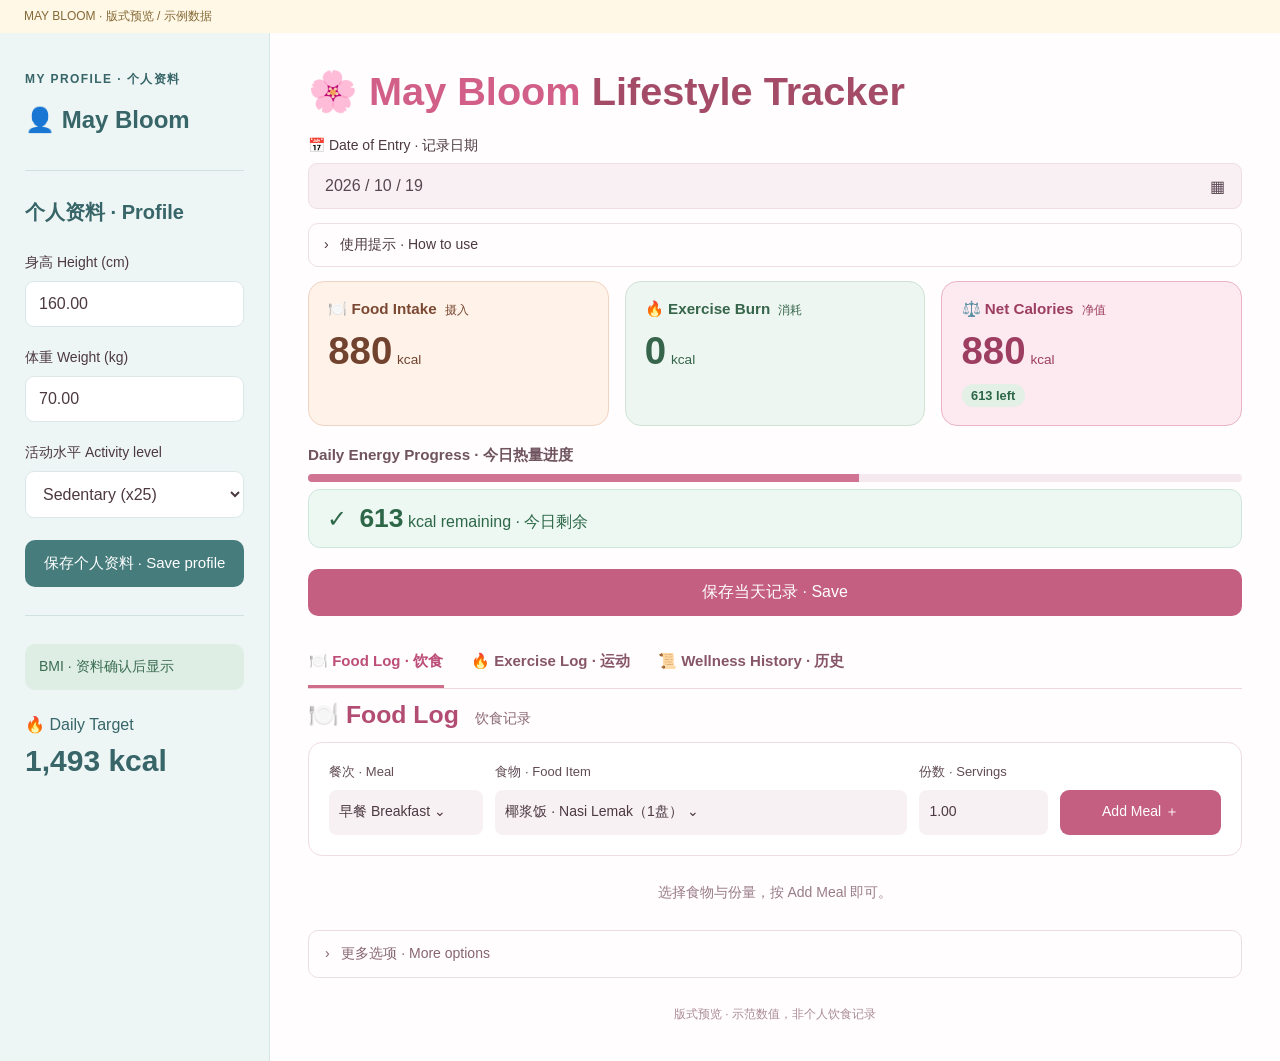
<file: docs/ui-review-desktop.html>
<!doctype html><html lang="zh"><head><meta charset="utf-8"><meta name="viewport" content="width=device-width, initial-scale=1"><title>May Bloom · Layout review</title><style>
:root { --mb-rose:#b94e73; --mb-ink:#4c3941; }
.stApp { background:#fffdfd; color:var(--mb-ink); }
.block-container { max-width:1180px; padding-top:3.4rem; padding-bottom:3rem; }
[data-testid="stSidebar"] { background:#edf5f5; border-right:1px solid #d5e6e6; }
[data-testid="stSidebar"] h2,[data-testid="stSidebar"] h3 { color:#376568; }
.mb-profile-kicker { color:#376568; font-size:.75rem; font-weight:700; letter-spacing:.12em; margin-top:.4rem; }
.mb-title { font-size:clamp(1.8rem,3.1vw,2.8rem)!important; line-height:1.22!important; font-weight:700; color:#a44b68!important; margin:0 0 1rem!important; padding:0!important; }
.mb-title span { color:#d15f88; }
.mb-summary { display:grid; grid-template-columns:repeat(3,minmax(0,1fr)); gap:1rem; margin:.45rem 0 1.2rem; }
.mb-stat { margin:0; padding:1.1rem 1.2rem; border:1px solid #f0d4c3; border-radius:16px; background:#fff3e9; min-width:0; }
.mb-stat dt { font-size:.95rem; color:#7b4933; font-weight:600; margin:0 0 .55rem; }
.mb-stat dt span { font-size:.8em; font-weight:400; margin-left:.25rem; }
.mb-stat dd { font-size:clamp(1.65rem,3vw,2.4rem); font-weight:650; color:#71432f; line-height:1.2; margin:0; overflow-wrap:anywhere; }
.mb-stat small { font-size:.85rem; font-weight:400; margin-left:.3rem; }
.mb-stat-exercise { background:#edf6f0; border-color:#cfe2d5; }
.mb-stat-exercise dt,.mb-stat-exercise dd { color:#36654b; }
.mb-stat-net { background:#fceaf0; border-color:#eab3c7; }
.mb-stat-net dt,.mb-stat-net dd { color:#9d3e60; }
.mb-balance { display:inline-block; margin-top:.65rem; padding:.25rem .6rem; font-size:.8rem; font-weight:600; background:#e2f0e6; border-radius:30px; color:#2d6748; }
.mb-balance.over { background:#fae4db; color:#974b32; }
.mb-progress-title { color:#6f535e; font-size:.95rem; font-weight:600; margin:.2rem 0 .5rem; }
[data-testid="stProgress"] [role="progressbar"]>div { background:#d17493; }
.mb-remaining { display:flex; gap:.8rem; align-items:center; border:1px solid #cfe6df; background:#edf8f3; border-radius:12px; padding:.8rem 1.1rem; margin:.45rem 0 1rem; color:#2d6748; }
.mb-remaining strong { font-size:1.65rem; }
.mb-remaining span { font-size:1rem; }
.mb-remaining .mb-check { font-size:1.5rem; }
.mb-remaining.over { border-color:#f0d2bd; background:#fff2e8; color:#8b492d; }
.mb-section-title { color:#b34c72!important; font-size:1.55rem!important; margin:.7rem 0 .8rem!important; padding:0!important; }
.mb-section-title small { color:#8b6875; font-size:.85rem; font-weight:400; margin-left:.6rem; }
[data-testid="stForm"] { background:#fff; border:1px solid #efdce4; border-radius:14px; }
[data-testid="stTextInput"] input,[data-testid="stNumberInput"] input { color:#4c3941; }
[data-testid="stSidebar"] [data-baseweb="input"],[data-testid="stSidebar"] [data-baseweb="select"]>div { background:#fff; }
[data-testid="stTabs"] [role="tablist"] { gap:1.3rem; border-bottom:1px solid #f0dce4; }
[data-testid="stTabs"] [role="tab"] { min-height:48px; font-weight:600; color:#875669; }
[data-testid="stTabs"] [role="tab"][aria-selected="true"] { color:#bd4e78; }
[data-testid="stTabs"] [data-baseweb="tab-highlight"] { background:#cf6d8b; }
[data-testid="stButton"] button,[data-testid="stFormSubmitButton"] button { min-height:44px; border-radius:10px; }
[data-testid="stButton"] button[kind="primary"],button[data-testid="baseButton-primary"],[data-testid="stFormSubmitButton"] button { background:#c45f82!important; border-color:#c45f82!important; color:#fff!important; }
[data-testid="stButton"] button[kind="primary"]:hover,[data-testid="stFormSubmitButton"] button:hover { background:#ac466c!important; border-color:#ac466c!important; }
[data-testid="stButton"] button:disabled,[data-testid="stFormSubmitButton"] button:disabled { background:#f1e7eb!important; border-color:#e3d4db!important; color:#77646e!important; }
[data-testid="stSidebar"] button[kind="primary"] { background:#477c7d!important; border-color:#477c7d!important; }
@media (max-width:640px) {
 .block-container { padding-left:1rem; padding-right:1rem; padding-top:3.3rem; }
 .mb-title { font-size:1.85rem!important; }
 .mb-summary { gap:.45rem; }
 .mb-stat { padding:.8rem .6rem; border-radius:12px; }
 .mb-stat dt { font-size:.76rem; min-height:2.4em; margin-bottom:.3rem; }
 .mb-stat dt span { display:block; margin:.15rem 0 0; font-size:.85em; }
 .mb-stat dd { font-size:1.55rem; }
 .mb-stat small { display:block; margin:.15rem 0 0; font-size:.7rem; }
 .mb-balance { font-size:.66rem; padding:.2rem .35rem; }
 .mb-remaining { padding:.7rem .8rem; gap:.55rem; }
 .mb-remaining strong { font-size:1.5rem; }
 .mb-remaining span { font-size:.88rem; }
 [data-testid="stTabs"] [role="tablist"] { gap:.2rem; }
 [data-testid="stTabs"] [role="tab"] { padding-left:.3rem; padding-right:.3rem; }
 [data-testid="stTabs"] [role="tab"] p { font-size:.78rem; }
 [data-testid="stForm"] { padding:.8rem; }
 [data-testid="stForm"] [data-testid="stHorizontalBlock"] { flex-wrap:wrap!important; }
 [data-testid="stForm"] [data-testid="stColumn"] { flex:1 1 100%!important; width:100%!important; min-width:100%!important; }
}
</style><style>
*{box-sizing:border-box}body{margin:0;font-family:Arial,"Microsoft YaHei",sans-serif;background:#fffdfd;color:#4c3941}.review-note{background:#fff8e6;padding:8px 24px;color:#856936;font-size:12px}.app-layout{display:grid;grid-template-columns:270px minmax(0,1fr);min-height:900px}.profile{background:#edf5f5;padding:32px 25px;border-right:1px solid #d5e6e6}.profile h2{color:#376568;margin:18px 0 36px}.profile h3{color:#376568;font-size:20px;margin:28px 0}.profile label{display:block;font-size:14px;margin:22px 0 9px}.profile input,.profile select{width:100%;padding:13px;background:white;border:1px solid #dce8e8;border-radius:9px;font-size:16px;color:#4c3941}.profile button{background:#477c7d;color:white;border:0;border-radius:10px;width:100%;padding:14px;margin-top:22px;font-size:15px}.profile hr{border:0;border-top:1px solid #cfe1e1;margin:28px 0}.bmi{background:#deeee4;padding:14px;border-radius:10px;color:#3a6c51;font-size:14px}.target{color:#376568;margin-top:25px}.target strong{font-size:30px;display:block;margin-top:10px}.main{padding:34px 38px 38px;max-width:1140px;width:100%;margin:auto}.date-label{font-size:14px;margin:22px 0 8px}.date-input{padding:13px 16px;background:#f8f0f3;border:1px solid #efdee6;border-radius:9px;color:#594650}.how{margin:14px 0;padding:12px 15px;border:1px solid #eedfe5;border-radius:10px;font-size:14px}.progress{height:8px;background:#f5e9ef;border-radius:5px;overflow:hidden}.progress i{display:block;background:#d17493;height:100%;width:59%}.save{background:#c45f82;color:white;border:0;border-radius:10px;padding:13px 24px;font-size:16px;width:100%;margin:5px 0 24px}.tabs{display:flex;gap:26px;border-bottom:1px solid #edd6df}.tabs span{padding:12px 1px 14px;font-size:15px;color:#875669;font-weight:600}.tabs .active{color:#bd4e78;border-bottom:3px solid #cf6d8b}.food-form{display:grid;grid-template-columns:1.2fr 3.2fr 1fr 1.25fr;gap:12px;padding:20px;background:#fff;border:1px solid #efdce4;border-radius:14px;align-items:end}.food-form label{display:block;font-size:13px;margin-bottom:9px;color:#624c55}.field{padding:13px 10px;border-radius:8px;background:#f8f1f4;min-height:45px;font-size:14px;white-space:nowrap;overflow:hidden;text-overflow:ellipsis}.add{padding:13px 8px;background:#c45f82;color:white;border:0;border-radius:9px;font-size:14px;min-height:45px}.empty{padding:28px;text-align:center;color:#9a7c89;font-size:14px}.more{padding:14px 16px;border:1px solid #ecdde4;border-radius:10px;color:#876572;font-size:14px}.footer{font-size:12px;color:#ab8b98;text-align:center;margin-top:28px}
body.desktop{min-width:1250px}.desktop .main{min-width:900px}.mobile .app-layout{display:block;min-height:0}.mobile .profile{display:none}.mobile .main{padding:26px 16px;max-width:500px}.mobile .food-form{display:grid;grid-template-columns:1fr;gap:14px;padding:16px}.mobile .mb-title{font-size:30px!important}.mobile .mb-summary{gap:6px}.mobile .mb-stat{padding:12px 9px}.mobile .mb-stat dt{font-size:12px;min-height:29px}.mobile .mb-stat dd{font-size:25px}.mobile .mb-stat small{display:block;margin:4px 0 0;font-size:11px}.mobile .mb-balance{font-size:11px}.mobile .tabs{gap:12px}.mobile .tabs span{font-size:12px}.mobile .mb-section-title{font-size:22px!important}.mobile .empty{padding:20px}.mobile .footer{line-height:1.6}
</style></head><body class="desktop"><div class="review-note">MAY BLOOM · 版式预览 / 示例数据</div><div class="app-layout"><aside class="profile"><div class="mb-profile-kicker">MY PROFILE · 个人资料</div><h2>👤 May Bloom</h2><hr><h3>个人资料 · Profile</h3><label>身高 Height (cm)</label><input value="160.00"><label>体重 Weight (kg)</label><input value="70.00"><label>活动水平 Activity level</label><select><option>Sedentary (x25)</option></select><button>保存个人资料 · Save profile</button><hr><div class="bmi">BMI · 资料确认后显示</div><div class="target">🔥 Daily Target<strong>1,493 kcal</strong></div></aside><main class="main"><h1 class="mb-title"><span>🌸 May Bloom</span> Lifestyle Tracker</h1><div class="date-label">📅 Date of Entry · 记录日期</div><div class="date-input">2026 / 10 / 19 <span style="float:right">▦</span></div><div class="how">› &nbsp; 使用提示 · How to use</div><div class="mb-summary" role="group" aria-label="每日热量 Daily calories"><dl class="mb-stat"><dt>🍽️ Food Intake <span>摄入</span></dt><dd>880<small>kcal</small></dd></dl><dl class="mb-stat mb-stat-exercise"><dt>🔥 Exercise Burn <span>消耗</span></dt><dd>0<small>kcal</small></dd></dl><dl class="mb-stat mb-stat-net"><dt>⚖️ Net Calories <span>净值</span></dt><dd>880<small>kcal</small></dd><div class="mb-balance">613 left</div></dl></div><div class="mb-progress-title">Daily Energy Progress · 今日热量进度</div><div class="progress"><i></i></div><div class="mb-remaining" role="status"><span class="mb-check">✓</span><div><strong>613</strong> <span>kcal remaining · 今日剩余</span></div></div><button class="save">保存当天记录 · Save</button><nav class="tabs"><span class="active">🍽️ Food Log · 饮食</span><span>🔥 Exercise Log · 运动</span><span>📜 Wellness History · 历史</span></nav><h2 class="mb-section-title">🍽️ Food Log <small>饮食记录</small></h2><div class="food-form"><div><label>餐次 · Meal</label><div class="field">早餐 Breakfast ⌄</div></div><div><label>食物 · Food Item</label><div class="field">椰浆饭 · Nasi Lemak（1盘） ⌄</div></div><div><label>份数 · Servings</label><div class="field">1.00</div></div><button class="add">Add Meal ＋</button></div><div class="empty">选择食物与份量，按 Add Meal 即可。</div><div class="more">› &nbsp; 更多选项 · More options</div><div class="footer">版式预览 · 示范数值，非个人饮食记录</div></main></div></body></html>
</file>
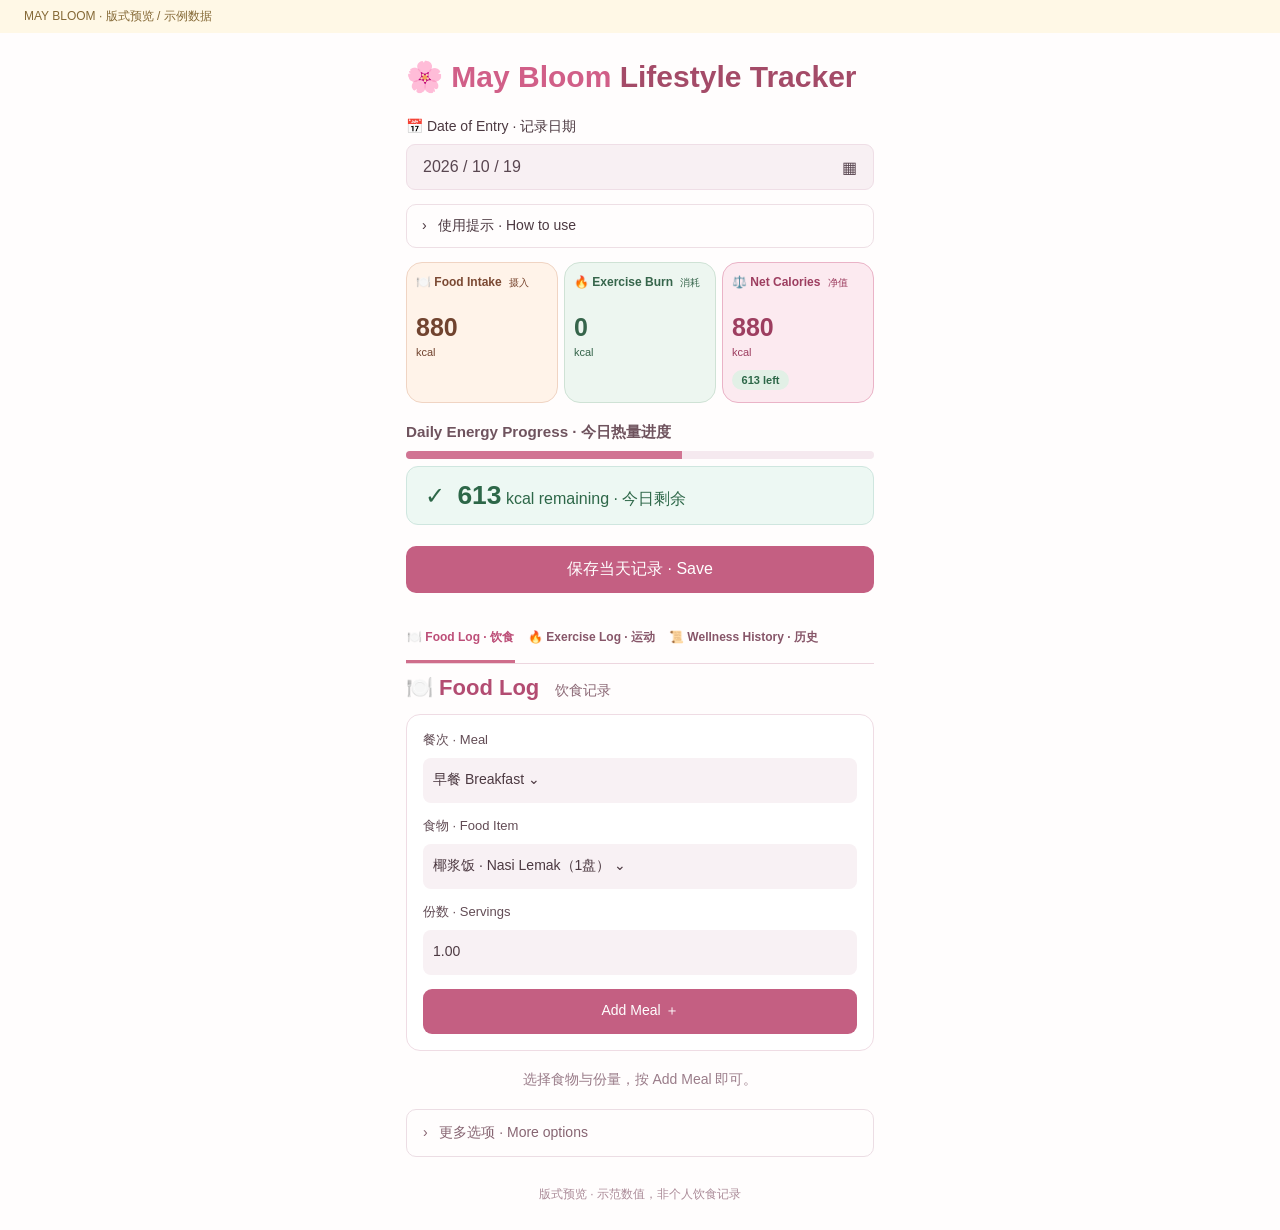
<file: docs/ui-review-mobile.html>
<!doctype html><html lang="zh"><head><meta charset="utf-8"><meta name="viewport" content="width=device-width, initial-scale=1"><title>May Bloom · Layout review</title><style>
:root { --mb-rose:#b94e73; --mb-ink:#4c3941; }
.stApp { background:#fffdfd; color:var(--mb-ink); }
.block-container { max-width:1180px; padding-top:3.4rem; padding-bottom:3rem; }
[data-testid="stSidebar"] { background:#edf5f5; border-right:1px solid #d5e6e6; }
[data-testid="stSidebar"] h2,[data-testid="stSidebar"] h3 { color:#376568; }
.mb-profile-kicker { color:#376568; font-size:.75rem; font-weight:700; letter-spacing:.12em; margin-top:.4rem; }
.mb-title { font-size:clamp(1.8rem,3.1vw,2.8rem)!important; line-height:1.22!important; font-weight:700; color:#a44b68!important; margin:0 0 1rem!important; padding:0!important; }
.mb-title span { color:#d15f88; }
.mb-summary { display:grid; grid-template-columns:repeat(3,minmax(0,1fr)); gap:1rem; margin:.45rem 0 1.2rem; }
.mb-stat { margin:0; padding:1.1rem 1.2rem; border:1px solid #f0d4c3; border-radius:16px; background:#fff3e9; min-width:0; }
.mb-stat dt { font-size:.95rem; color:#7b4933; font-weight:600; margin:0 0 .55rem; }
.mb-stat dt span { font-size:.8em; font-weight:400; margin-left:.25rem; }
.mb-stat dd { font-size:clamp(1.65rem,3vw,2.4rem); font-weight:650; color:#71432f; line-height:1.2; margin:0; overflow-wrap:anywhere; }
.mb-stat small { font-size:.85rem; font-weight:400; margin-left:.3rem; }
.mb-stat-exercise { background:#edf6f0; border-color:#cfe2d5; }
.mb-stat-exercise dt,.mb-stat-exercise dd { color:#36654b; }
.mb-stat-net { background:#fceaf0; border-color:#eab3c7; }
.mb-stat-net dt,.mb-stat-net dd { color:#9d3e60; }
.mb-balance { display:inline-block; margin-top:.65rem; padding:.25rem .6rem; font-size:.8rem; font-weight:600; background:#e2f0e6; border-radius:30px; color:#2d6748; }
.mb-balance.over { background:#fae4db; color:#974b32; }
.mb-progress-title { color:#6f535e; font-size:.95rem; font-weight:600; margin:.2rem 0 .5rem; }
[data-testid="stProgress"] [role="progressbar"]>div { background:#d17493; }
.mb-remaining { display:flex; gap:.8rem; align-items:center; border:1px solid #cfe6df; background:#edf8f3; border-radius:12px; padding:.8rem 1.1rem; margin:.45rem 0 1rem; color:#2d6748; }
.mb-remaining strong { font-size:1.65rem; }
.mb-remaining span { font-size:1rem; }
.mb-remaining .mb-check { font-size:1.5rem; }
.mb-remaining.over { border-color:#f0d2bd; background:#fff2e8; color:#8b492d; }
.mb-section-title { color:#b34c72!important; font-size:1.55rem!important; margin:.7rem 0 .8rem!important; padding:0!important; }
.mb-section-title small { color:#8b6875; font-size:.85rem; font-weight:400; margin-left:.6rem; }
[data-testid="stForm"] { background:#fff; border:1px solid #efdce4; border-radius:14px; }
[data-testid="stTextInput"] input,[data-testid="stNumberInput"] input { color:#4c3941; }
[data-testid="stSidebar"] [data-baseweb="input"],[data-testid="stSidebar"] [data-baseweb="select"]>div { background:#fff; }
[data-testid="stTabs"] [role="tablist"] { gap:1.3rem; border-bottom:1px solid #f0dce4; }
[data-testid="stTabs"] [role="tab"] { min-height:48px; font-weight:600; color:#875669; }
[data-testid="stTabs"] [role="tab"][aria-selected="true"] { color:#bd4e78; }
[data-testid="stTabs"] [data-baseweb="tab-highlight"] { background:#cf6d8b; }
[data-testid="stButton"] button,[data-testid="stFormSubmitButton"] button { min-height:44px; border-radius:10px; }
[data-testid="stButton"] button[kind="primary"],button[data-testid="baseButton-primary"],[data-testid="stFormSubmitButton"] button { background:#c45f82!important; border-color:#c45f82!important; color:#fff!important; }
[data-testid="stButton"] button[kind="primary"]:hover,[data-testid="stFormSubmitButton"] button:hover { background:#ac466c!important; border-color:#ac466c!important; }
[data-testid="stButton"] button:disabled,[data-testid="stFormSubmitButton"] button:disabled { background:#f1e7eb!important; border-color:#e3d4db!important; color:#77646e!important; }
[data-testid="stSidebar"] button[kind="primary"] { background:#477c7d!important; border-color:#477c7d!important; }
@media (max-width:640px) {
 .block-container { padding-left:1rem; padding-right:1rem; padding-top:3.3rem; }
 .mb-title { font-size:1.85rem!important; }
 .mb-summary { gap:.45rem; }
 .mb-stat { padding:.8rem .6rem; border-radius:12px; }
 .mb-stat dt { font-size:.76rem; min-height:2.4em; margin-bottom:.3rem; }
 .mb-stat dt span { display:block; margin:.15rem 0 0; font-size:.85em; }
 .mb-stat dd { font-size:1.55rem; }
 .mb-stat small { display:block; margin:.15rem 0 0; font-size:.7rem; }
 .mb-balance { font-size:.66rem; padding:.2rem .35rem; }
 .mb-remaining { padding:.7rem .8rem; gap:.55rem; }
 .mb-remaining strong { font-size:1.5rem; }
 .mb-remaining span { font-size:.88rem; }
 [data-testid="stTabs"] [role="tablist"] { gap:.2rem; }
 [data-testid="stTabs"] [role="tab"] { padding-left:.3rem; padding-right:.3rem; }
 [data-testid="stTabs"] [role="tab"] p { font-size:.78rem; }
 [data-testid="stForm"] { padding:.8rem; }
 [data-testid="stForm"] [data-testid="stHorizontalBlock"] { flex-wrap:wrap!important; }
 [data-testid="stForm"] [data-testid="stColumn"] { flex:1 1 100%!important; width:100%!important; min-width:100%!important; }
}
</style><style>
*{box-sizing:border-box}body{margin:0;font-family:Arial,"Microsoft YaHei",sans-serif;background:#fffdfd;color:#4c3941}.review-note{background:#fff8e6;padding:8px 24px;color:#856936;font-size:12px}.app-layout{display:grid;grid-template-columns:270px minmax(0,1fr);min-height:900px}.profile{background:#edf5f5;padding:32px 25px;border-right:1px solid #d5e6e6}.profile h2{color:#376568;margin:18px 0 36px}.profile h3{color:#376568;font-size:20px;margin:28px 0}.profile label{display:block;font-size:14px;margin:22px 0 9px}.profile input,.profile select{width:100%;padding:13px;background:white;border:1px solid #dce8e8;border-radius:9px;font-size:16px;color:#4c3941}.profile button{background:#477c7d;color:white;border:0;border-radius:10px;width:100%;padding:14px;margin-top:22px;font-size:15px}.profile hr{border:0;border-top:1px solid #cfe1e1;margin:28px 0}.bmi{background:#deeee4;padding:14px;border-radius:10px;color:#3a6c51;font-size:14px}.target{color:#376568;margin-top:25px}.target strong{font-size:30px;display:block;margin-top:10px}.main{padding:34px 38px 38px;max-width:1140px;width:100%;margin:auto}.date-label{font-size:14px;margin:22px 0 8px}.date-input{padding:13px 16px;background:#f8f0f3;border:1px solid #efdee6;border-radius:9px;color:#594650}.how{margin:14px 0;padding:12px 15px;border:1px solid #eedfe5;border-radius:10px;font-size:14px}.progress{height:8px;background:#f5e9ef;border-radius:5px;overflow:hidden}.progress i{display:block;background:#d17493;height:100%;width:59%}.save{background:#c45f82;color:white;border:0;border-radius:10px;padding:13px 24px;font-size:16px;width:100%;margin:5px 0 24px}.tabs{display:flex;gap:26px;border-bottom:1px solid #edd6df}.tabs span{padding:12px 1px 14px;font-size:15px;color:#875669;font-weight:600}.tabs .active{color:#bd4e78;border-bottom:3px solid #cf6d8b}.food-form{display:grid;grid-template-columns:1.2fr 3.2fr 1fr 1.25fr;gap:12px;padding:20px;background:#fff;border:1px solid #efdce4;border-radius:14px;align-items:end}.food-form label{display:block;font-size:13px;margin-bottom:9px;color:#624c55}.field{padding:13px 10px;border-radius:8px;background:#f8f1f4;min-height:45px;font-size:14px;white-space:nowrap;overflow:hidden;text-overflow:ellipsis}.add{padding:13px 8px;background:#c45f82;color:white;border:0;border-radius:9px;font-size:14px;min-height:45px}.empty{padding:28px;text-align:center;color:#9a7c89;font-size:14px}.more{padding:14px 16px;border:1px solid #ecdde4;border-radius:10px;color:#876572;font-size:14px}.footer{font-size:12px;color:#ab8b98;text-align:center;margin-top:28px}
body.desktop{min-width:1250px}.desktop .main{min-width:900px}.mobile .app-layout{display:block;min-height:0}.mobile .profile{display:none}.mobile .main{padding:26px 16px;max-width:500px}.mobile .food-form{display:grid;grid-template-columns:1fr;gap:14px;padding:16px}.mobile .mb-title{font-size:30px!important}.mobile .mb-summary{gap:6px}.mobile .mb-stat{padding:12px 9px}.mobile .mb-stat dt{font-size:12px;min-height:29px}.mobile .mb-stat dd{font-size:25px}.mobile .mb-stat small{display:block;margin:4px 0 0;font-size:11px}.mobile .mb-balance{font-size:11px}.mobile .tabs{gap:12px}.mobile .tabs span{font-size:12px}.mobile .mb-section-title{font-size:22px!important}.mobile .empty{padding:20px}.mobile .footer{line-height:1.6}
</style></head><body class="mobile"><div class="review-note">MAY BLOOM · 版式预览 / 示例数据</div><div class="app-layout"><aside class="profile"><div class="mb-profile-kicker">MY PROFILE · 个人资料</div><h2>👤 May Bloom</h2><hr><h3>个人资料 · Profile</h3><label>身高 Height (cm)</label><input value="160.00"><label>体重 Weight (kg)</label><input value="70.00"><label>活动水平 Activity level</label><select><option>Sedentary (x25)</option></select><button>保存个人资料 · Save profile</button><hr><div class="bmi">BMI · 资料确认后显示</div><div class="target">🔥 Daily Target<strong>1,493 kcal</strong></div></aside><main class="main"><h1 class="mb-title"><span>🌸 May Bloom</span> Lifestyle Tracker</h1><div class="date-label">📅 Date of Entry · 记录日期</div><div class="date-input">2026 / 10 / 19 <span style="float:right">▦</span></div><div class="how">› &nbsp; 使用提示 · How to use</div><div class="mb-summary" role="group" aria-label="每日热量 Daily calories"><dl class="mb-stat"><dt>🍽️ Food Intake <span>摄入</span></dt><dd>880<small>kcal</small></dd></dl><dl class="mb-stat mb-stat-exercise"><dt>🔥 Exercise Burn <span>消耗</span></dt><dd>0<small>kcal</small></dd></dl><dl class="mb-stat mb-stat-net"><dt>⚖️ Net Calories <span>净值</span></dt><dd>880<small>kcal</small></dd><div class="mb-balance">613 left</div></dl></div><div class="mb-progress-title">Daily Energy Progress · 今日热量进度</div><div class="progress"><i></i></div><div class="mb-remaining" role="status"><span class="mb-check">✓</span><div><strong>613</strong> <span>kcal remaining · 今日剩余</span></div></div><button class="save">保存当天记录 · Save</button><nav class="tabs"><span class="active">🍽️ Food Log · 饮食</span><span>🔥 Exercise Log · 运动</span><span>📜 Wellness History · 历史</span></nav><h2 class="mb-section-title">🍽️ Food Log <small>饮食记录</small></h2><div class="food-form"><div><label>餐次 · Meal</label><div class="field">早餐 Breakfast ⌄</div></div><div><label>食物 · Food Item</label><div class="field">椰浆饭 · Nasi Lemak（1盘） ⌄</div></div><div><label>份数 · Servings</label><div class="field">1.00</div></div><button class="add">Add Meal ＋</button></div><div class="empty">选择食物与份量，按 Add Meal 即可。</div><div class="more">› &nbsp; 更多选项 · More options</div><div class="footer">版式预览 · 示范数值，非个人饮食记录</div></main></div></body></html>
</file>
